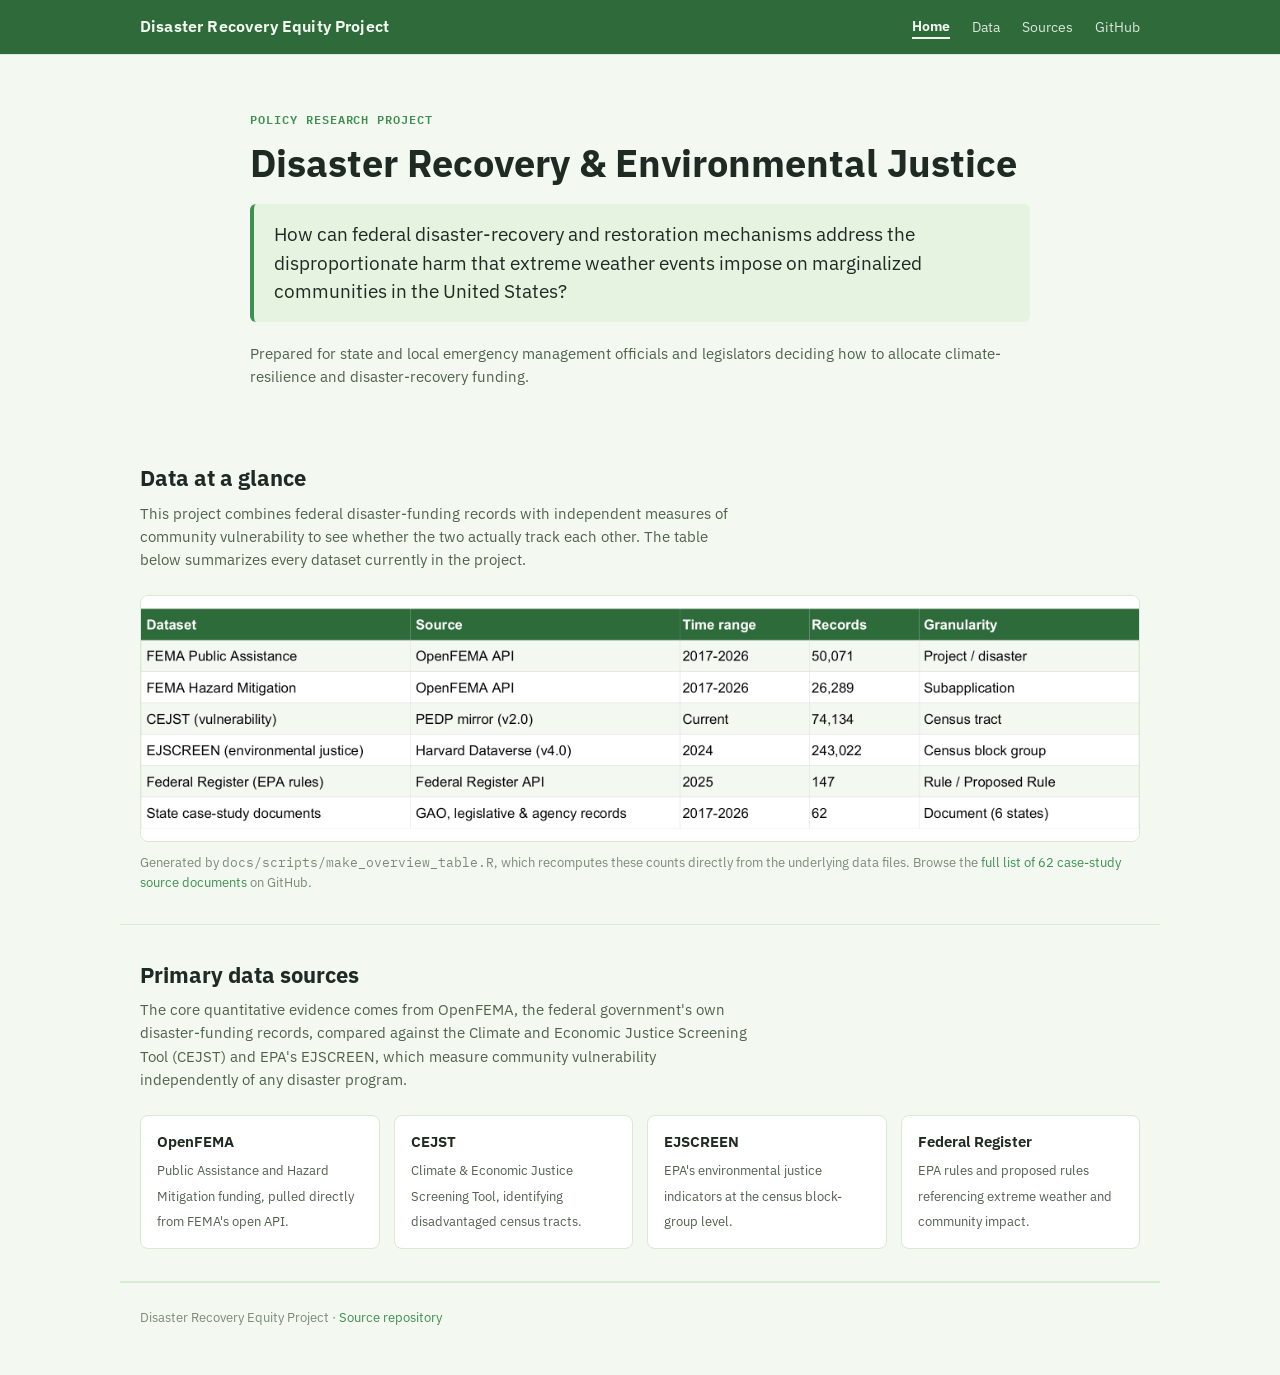
<file: docs/index.html>
<!doctype html>
<html lang="en">
<head>
<meta charset="utf-8">
<meta name="viewport" content="width=device-width, initial-scale=1">
<title>Disaster Recovery Equity Project</title>
<meta name="description" content="How federal disaster-recovery mechanisms interact with pre-existing vulnerability in low-income communities and communities of color.">
<link rel="preconnect" href="https://fonts.googleapis.com">
<link rel="stylesheet" href="https://fonts.googleapis.com/css2?family=IBM+Plex+Sans:wght@400;500;650;700&family=IBM+Plex+Mono:wght@400;500;600&display=swap">
<link rel="stylesheet" href="assets/style.css">
</head>
<body>

<header class="navbar">
  <div class="navbar-inner">
    <a class="brand" href="index.html">Disaster Recovery Equity Project</a>
    <nav>
      <a href="#top" class="active">Home</a>
      <a href="#data">Data</a>
      <a href="sources.html">Sources</a>
      <a href="https://github.com/ntlsqvl-hub/AppliedAIProject" target="_blank" rel="noopener">GitHub</a>
    </nav>
  </div>
</header>

<main>
  <section class="hero" id="top">
    <p class="eyebrow">Policy Research Project</p>
    <h1>Disaster Recovery &amp; Environmental Justice</h1>
    <p class="policy-question">
      How can federal disaster-recovery and restoration mechanisms address the disproportionate harm
      that extreme weather events impose on marginalized communities in the United States?
    </p>
    <p class="audience">
      Prepared for state and local emergency management officials and legislators deciding how to
      allocate climate-resilience and disaster-recovery funding.
    </p>
  </section>

  <section class="content" id="data">
    <h2>Data at a glance</h2>
    <p class="section-note">
      This project combines federal disaster-funding records with independent measures of community
      vulnerability to see whether the two actually track each other. The table below summarizes
      every dataset currently in the project.
    </p>
    <figure>
      <img src="assets/data_overview.png" alt="Table summarizing the six datasets used in this project, with their source, time range, record count, and geographic granularity">
      <figcaption>
        Generated by <code>docs/scripts/make_overview_table.R</code>, which recomputes these counts
        directly from the underlying data files. Browse the
        <a href="https://github.com/ntlsqvl-hub/AppliedAIProject/blob/main/disaster_equity_data/state_case_study_sources.md" target="_blank" rel="noopener">full list of 62 case-study source documents</a>
        on GitHub.
      </figcaption>
    </figure>
  </section>

  <section class="content alt" id="sources">
    <h2>Primary data sources</h2>
    <p class="section-note">
      The core quantitative evidence comes from OpenFEMA, the federal government's own disaster-funding
      records, compared against the Climate and Economic Justice Screening Tool (CEJST) and EPA's
      EJSCREEN, which measure community vulnerability independently of any disaster program.
    </p>
    <ul class="source-list">
      <li>
        <span class="source-name">OpenFEMA</span>
        <span class="source-desc">Public Assistance and Hazard Mitigation funding, pulled directly from FEMA's open API.</span>
      </li>
      <li>
        <span class="source-name">CEJST</span>
        <span class="source-desc">Climate &amp; Economic Justice Screening Tool, identifying disadvantaged census tracts.</span>
      </li>
      <li>
        <span class="source-name">EJSCREEN</span>
        <span class="source-desc">EPA's environmental justice indicators at the census block-group level.</span>
      </li>
      <li>
        <span class="source-name">Federal Register</span>
        <span class="source-desc">EPA rules and proposed rules referencing extreme weather and community impact.</span>
      </li>
    </ul>
  </section>
</main>

<footer>
  Disaster Recovery Equity Project &middot;
  <a href="https://github.com/ntlsqvl-hub/AppliedAIProject" target="_blank" rel="noopener">Source repository</a>
</footer>

</body>
</html>
</file>
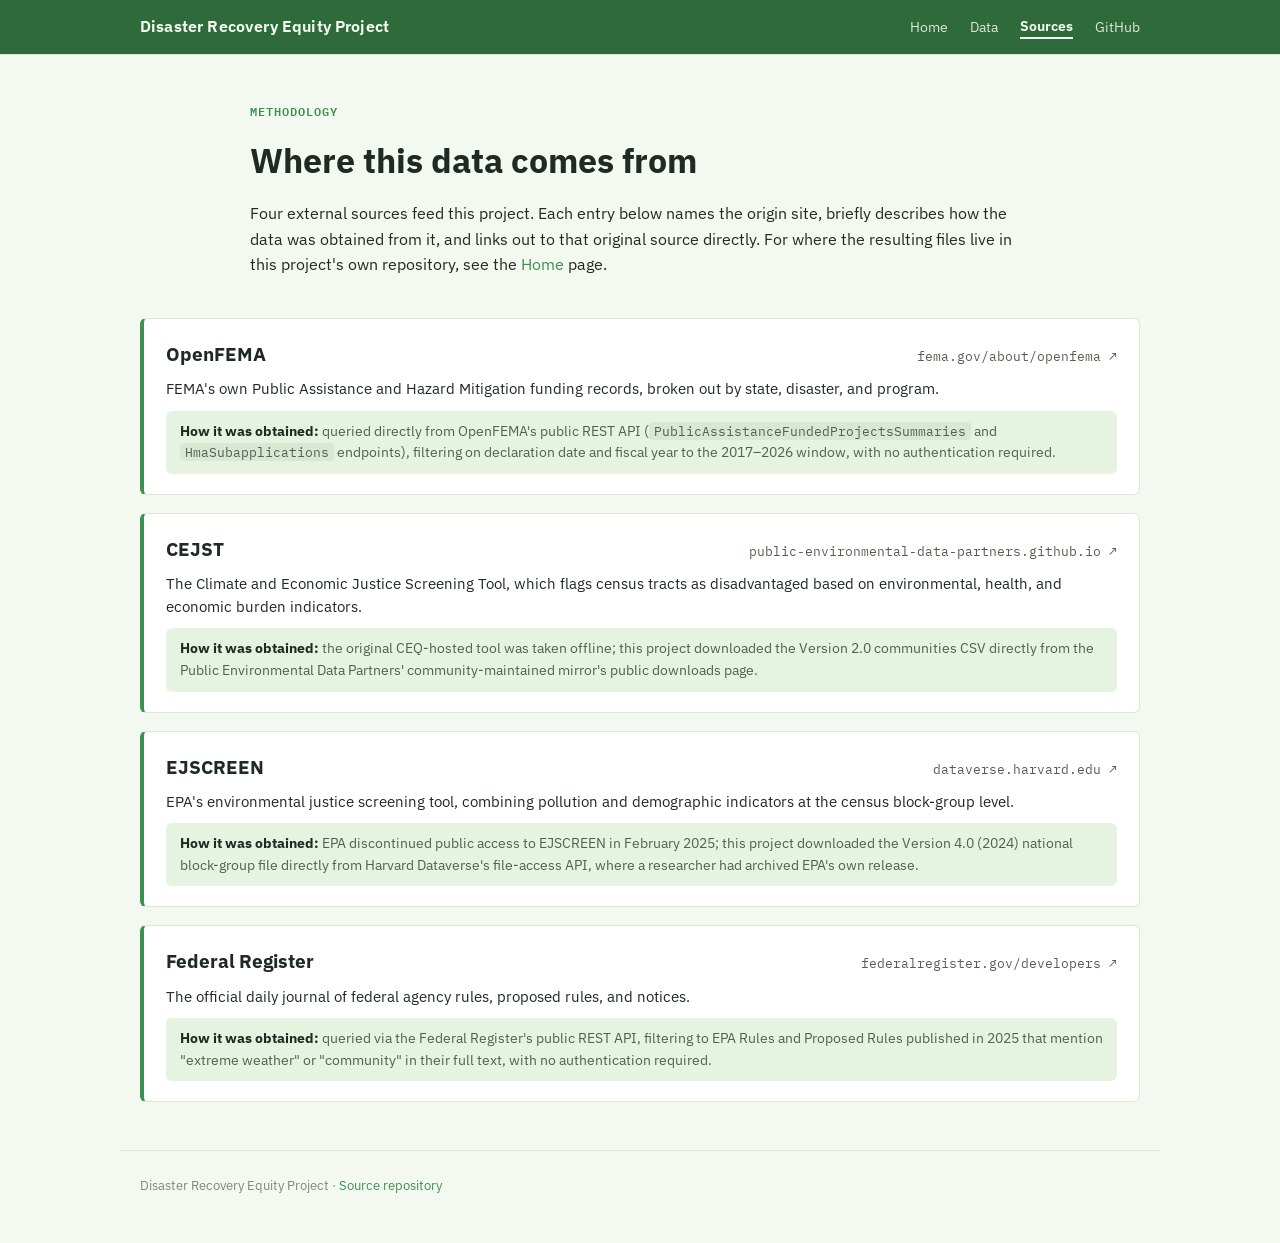
<file: docs/sources.html>
<!doctype html>
<html lang="en">
<head>
<meta charset="utf-8">
<meta name="viewport" content="width=device-width, initial-scale=1">
<title>Sources &middot; Disaster Recovery Equity Project</title>
<meta name="description" content="Where this project's data comes from, and how it was obtained from each origin site.">
<link rel="preconnect" href="https://fonts.googleapis.com">
<link rel="stylesheet" href="https://fonts.googleapis.com/css2?family=IBM+Plex+Sans:wght@400;500;650;700&family=IBM+Plex+Mono:wght@400;500;600&display=swap">
<link rel="stylesheet" href="assets/style.css">
</head>
<body>

<header class="navbar">
  <div class="navbar-inner">
    <a class="brand" href="index.html">Disaster Recovery Equity Project</a>
    <nav>
      <a href="index.html">Home</a>
      <a href="index.html#data">Data</a>
      <a href="#top" class="active">Sources</a>
      <a href="https://github.com/ntlsqvl-hub/AppliedAIProject" target="_blank" rel="noopener">GitHub</a>
    </nav>
  </div>
</header>

<main>
  <section class="page-header" id="top">
    <p class="eyebrow">Methodology</p>
    <h1>Where this data comes from</h1>
    <p class="section-note">
      Four external sources feed this project. Each entry below names the origin site, briefly
      describes how the data was obtained from it, and links out to that original source directly.
      For where the resulting files live in this project's own repository, see the
      <a href="index.html">Home</a> page.
    </p>
  </section>

  <section class="content">
    <ul class="source-detail-list">
      <li class="source-detail">
        <div class="source-detail-head">
          <h2>OpenFEMA</h2>
          <a class="origin-link" href="https://www.fema.gov/about/openfema" target="_blank" rel="noopener">fema.gov/about/openfema &#8599;</a>
        </div>
        <p>
          FEMA's own Public Assistance and Hazard Mitigation funding records, broken out by state,
          disaster, and program.
        </p>
        <p class="obtained">
          <strong>How it was obtained:</strong> queried directly from OpenFEMA's public REST API
          (<code>PublicAssistanceFundedProjectsSummaries</code> and <code>HmaSubapplications</code>
          endpoints), filtering on declaration date and fiscal year to the 2017&ndash;2026 window, with
          no authentication required.
        </p>
      </li>

      <li class="source-detail">
        <div class="source-detail-head">
          <h2>CEJST</h2>
          <a class="origin-link" href="https://public-environmental-data-partners.github.io/j40-cejst-2/en/" target="_blank" rel="noopener">public-environmental-data-partners.github.io &#8599;</a>
        </div>
        <p>
          The Climate and Economic Justice Screening Tool, which flags census tracts as disadvantaged
          based on environmental, health, and economic burden indicators.
        </p>
        <p class="obtained">
          <strong>How it was obtained:</strong> the original CEQ-hosted tool was taken offline; this
          project downloaded the Version 2.0 communities CSV directly from the Public Environmental
          Data Partners' community-maintained mirror's public downloads page.
        </p>
      </li>

      <li class="source-detail">
        <div class="source-detail-head">
          <h2>EJSCREEN</h2>
          <a class="origin-link" href="https://dataverse.harvard.edu/dataset.xhtml?persistentId=doi:10.7910/DVN/RLR5AX" target="_blank" rel="noopener">dataverse.harvard.edu &#8599;</a>
        </div>
        <p>
          EPA's environmental justice screening tool, combining pollution and demographic indicators
          at the census block-group level.
        </p>
        <p class="obtained">
          <strong>How it was obtained:</strong> EPA discontinued public access to EJSCREEN in February
          2025; this project downloaded the Version 4.0 (2024) national block-group file directly from
          Harvard Dataverse's file-access API, where a researcher had archived EPA's own release.
        </p>
      </li>

      <li class="source-detail">
        <div class="source-detail-head">
          <h2>Federal Register</h2>
          <a class="origin-link" href="https://www.federalregister.gov/developers/documentation/api/v1" target="_blank" rel="noopener">federalregister.gov/developers &#8599;</a>
        </div>
        <p>
          The official daily journal of federal agency rules, proposed rules, and notices.
        </p>
        <p class="obtained">
          <strong>How it was obtained:</strong> queried via the Federal Register's public REST API,
          filtering to EPA Rules and Proposed Rules published in 2025 that mention &quot;extreme
          weather&quot; or &quot;community&quot; in their full text, with no authentication required.
        </p>
      </li>
    </ul>
  </section>
</main>

<footer>
  Disaster Recovery Equity Project &middot;
  <a href="https://github.com/ntlsqvl-hub/AppliedAIProject" target="_blank" rel="noopener">Source repository</a>
</footer>

</body>
</html>
</file>
<file: docs/assets/style.css>
:root {
  --bg-page: #f3f9f1;
  --bg-surface: #ffffff;
  --nav-bg: #2f6b3a;
  --nav-bg-dark: #244f2b;
  --nav-text: #f3f9f1;
  --accent: #3f8f52;
  --accent-light: #e5f3e0;
  --text-primary: #1f2a22;
  --text-secondary: #51604f;
  --text-muted: #7c897a;
  --border: #d9ead3;
}

* {
  box-sizing: border-box;
}

body {
  margin: 0;
  background: var(--bg-page);
  color: var(--text-primary);
  font-family: "IBM Plex Sans", system-ui, -apple-system, "Segoe UI", sans-serif;
  line-height: 1.6;
}

code, .mono {
  font-family: "IBM Plex Mono", ui-monospace, monospace;
}

a {
  color: var(--accent);
  text-decoration: none;
}
a:hover {
  text-decoration: underline;
}

/* ---- Navbar ---- */

.navbar {
  background: var(--nav-bg);
  position: sticky;
  top: 0;
  z-index: 10;
  box-shadow: 0 1px 0 rgba(0, 0, 0, 0.08);
}

.navbar-inner {
  max-width: 1040px;
  margin: 0 auto;
  padding: 14px 20px;
  display: flex;
  align-items: center;
  justify-content: space-between;
  flex-wrap: wrap;
  gap: 12px;
}

.brand {
  color: var(--nav-text);
  font-weight: 650;
  font-size: 16px;
  letter-spacing: 0.01em;
}
.brand:hover {
  text-decoration: none;
  opacity: 0.9;
}

.navbar nav {
  display: flex;
  gap: 22px;
  align-items: center;
}

.navbar nav a {
  color: var(--nav-text);
  font-size: 14px;
  opacity: 0.88;
}
.navbar nav a:hover {
  opacity: 1;
  text-decoration: none;
  border-bottom: 2px solid var(--nav-text);
}
.navbar nav a.active {
  opacity: 1;
  font-weight: 650;
  border-bottom: 2px solid var(--nav-text);
}

/* ---- Hero ---- */

.hero {
  max-width: 820px;
  margin: 0 auto;
  padding: 56px 20px 40px;
  text-align: left;
}

.eyebrow {
  font-family: "IBM Plex Mono", monospace;
  font-size: 12px;
  letter-spacing: 0.08em;
  text-transform: uppercase;
  color: var(--accent);
  margin: 0 0 12px;
  font-weight: 600;
}

.hero h1 {
  font-size: clamp(28px, 4.5vw, 38px);
  line-height: 1.15;
  margin: 0 0 20px;
  font-weight: 700;
  text-wrap: balance;
}

.policy-question {
  font-size: 19px;
  line-height: 1.5;
  color: var(--text-primary);
  background: var(--accent-light);
  border-left: 4px solid var(--accent);
  padding: 16px 20px;
  border-radius: 6px;
  margin: 0 0 20px;
}

.audience {
  color: var(--text-secondary);
  font-size: 14.5px;
  margin: 0;
}

/* ---- Content sections ---- */

.content {
  max-width: 1040px;
  margin: 0 auto;
  padding: 32px 20px;
}

.content.alt {
  background: var(--bg-page);
  border-top: 1px solid var(--border);
  border-bottom: 1px solid var(--border);
}

.content h2 {
  font-size: 22px;
  font-weight: 700;
  margin: 0 0 6px;
}

.content .section-note {
  color: var(--text-secondary);
  font-size: 14.5px;
  max-width: 68ch;
  margin: 0 0 24px;
}

figure {
  margin: 0;
}

figure img {
  max-width: 100%;
  height: auto;
  border: 1px solid var(--border);
  border-radius: 8px;
  display: block;
}

figcaption {
  font-size: 12.5px;
  color: var(--text-muted);
  margin-top: 10px;
}

.source-list {
  list-style: none;
  margin: 0;
  padding: 0;
  display: grid;
  grid-template-columns: repeat(auto-fit, minmax(220px, 1fr));
  gap: 14px;
}

.source-list li {
  background: var(--bg-surface);
  border: 1px solid var(--border);
  border-radius: 8px;
  padding: 14px 16px;
}

.source-list .source-name {
  font-weight: 650;
  font-size: 14.5px;
  display: block;
  margin-bottom: 4px;
  color: var(--text-primary);
}

.source-list .source-desc {
  font-size: 13px;
  color: var(--text-secondary);
}

/* ---- Sources page ---- */

.page-header {
  max-width: 820px;
  margin: 0 auto;
  padding: 48px 20px 8px;
}

.page-header h1 {
  font-size: clamp(26px, 4vw, 34px);
  margin: 0 0 14px;
  font-weight: 700;
}

.page-header .section-note {
  margin: 0;
}

.source-detail-list {
  list-style: none;
  margin: 0;
  padding: 0;
  display: flex;
  flex-direction: column;
  gap: 2px;
}

.source-detail {
  background: var(--bg-surface);
  border: 1px solid var(--border);
  border-left: 4px solid var(--accent);
  border-radius: 6px;
  padding: 20px 22px;
  margin-bottom: 16px;
}

.source-detail-head {
  display: flex;
  align-items: baseline;
  justify-content: space-between;
  flex-wrap: wrap;
  gap: 8px 16px;
  margin-bottom: 8px;
}

.source-detail h2 {
  font-size: 19px;
  font-weight: 700;
  margin: 0;
}

.origin-link {
  font-family: "IBM Plex Mono", ui-monospace, monospace;
  font-size: 12.5px;
  color: var(--text-secondary);
  white-space: nowrap;
}
.origin-link:hover {
  color: var(--accent);
}

.source-detail p {
  margin: 0 0 10px;
  font-size: 14.5px;
  color: var(--text-primary);
}

.source-detail .obtained {
  margin: 0;
  font-size: 13.5px;
  color: var(--text-secondary);
  background: var(--accent-light);
  border-radius: 6px;
  padding: 10px 14px;
}

.source-detail .obtained strong {
  color: var(--text-primary);
}

.source-detail code {
  font-size: 12.5px;
  background: rgba(0, 0, 0, 0.05);
  padding: 1px 5px;
  border-radius: 4px;
}

footer {
  max-width: 1040px;
  margin: 0 auto;
  padding: 24px 20px 48px;
  color: var(--text-muted);
  font-size: 12.5px;
  border-top: 1px solid var(--border);
}

@media (max-width: 600px) {
  .navbar-inner { flex-direction: column; align-items: flex-start; }
  .navbar nav { gap: 16px; flex-wrap: wrap; }
}
</file>
